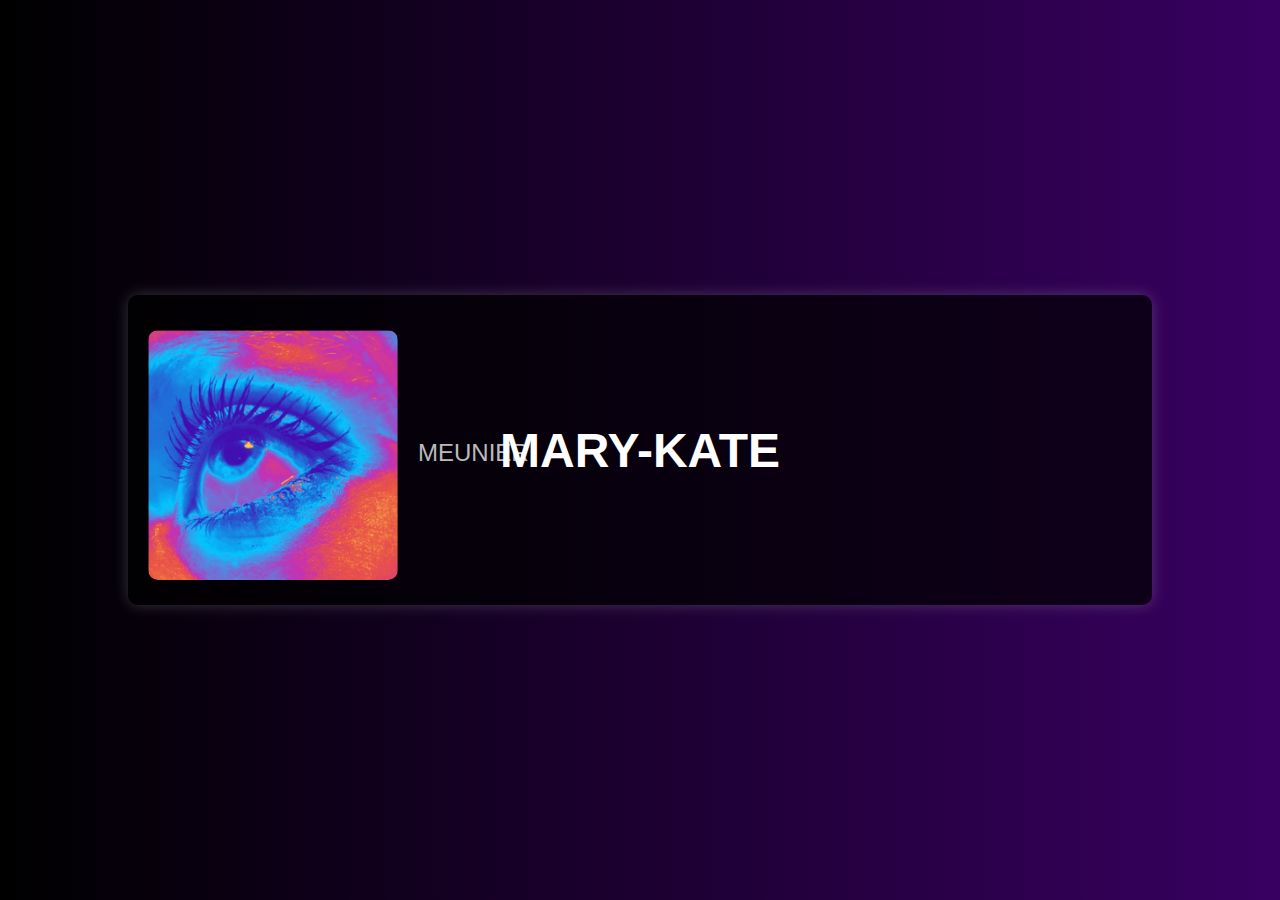
<file: index.html>
<!DOCTYPE html>
<html lang="fr">
<head>
  <meta charset="UTF-8" />
  <meta name="viewport" content="width=device-width, initial-scale=1.0" />
  <title>My Portfolio</title>
  <link rel="stylesheet" href="sass-style/main.css" />
</head>
<body>
    <header class="header">
        <div class="image-block">
          <a href="entree.html">
            <img src="img/profil.jpg" alt="Photo de profil" class="profil-img" />
          </a>
        </div>
        <div class="name-block">
          <h1 class="prenom">MARY-KATE</h1>
          <h2 class="nom">MEUNIER</h2>
        </div>
    </header>
</body>
</html>
</file>
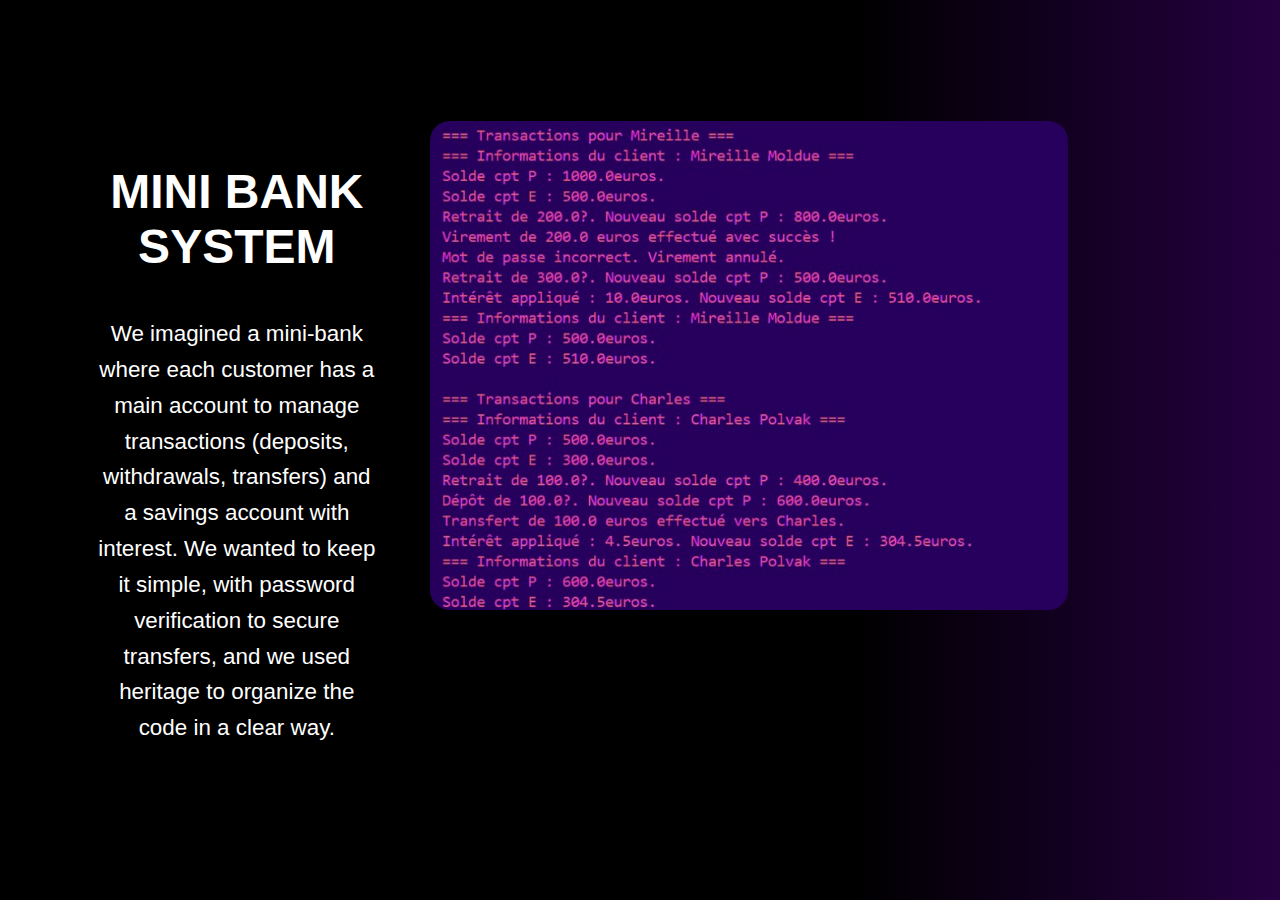
<file: bank.html>
<!DOCTYPE html>
<html lang="fr">
<head>
    <meta charset="UTF-8">
    <meta name="viewport" content="width=device-width, initial-scale=1.0">
    <title>Mini Bank</title>
    <link rel="stylesheet" href="sass-style/bank.css">  
</head>
<body>

    <div class="container">
        <!-- Section gauche -->
        <div class="left">
            <h1>MINI BANK SYSTEM</h1>
            <p>We imagined a mini-bank where each customer has a main account to manage transactions (deposits, withdrawals, transfers) and a savings account with interest. We wanted to keep it simple, with password verification to secure transfers, and we used heritage to organize the code in a clear way.</p>
        </div>

        <!-- Section droite -->
        <div class="right">
            <img src="img/bank.jpg" alt="Description de l'image">
        </div>
    </div>

</body>
</html>
</file>
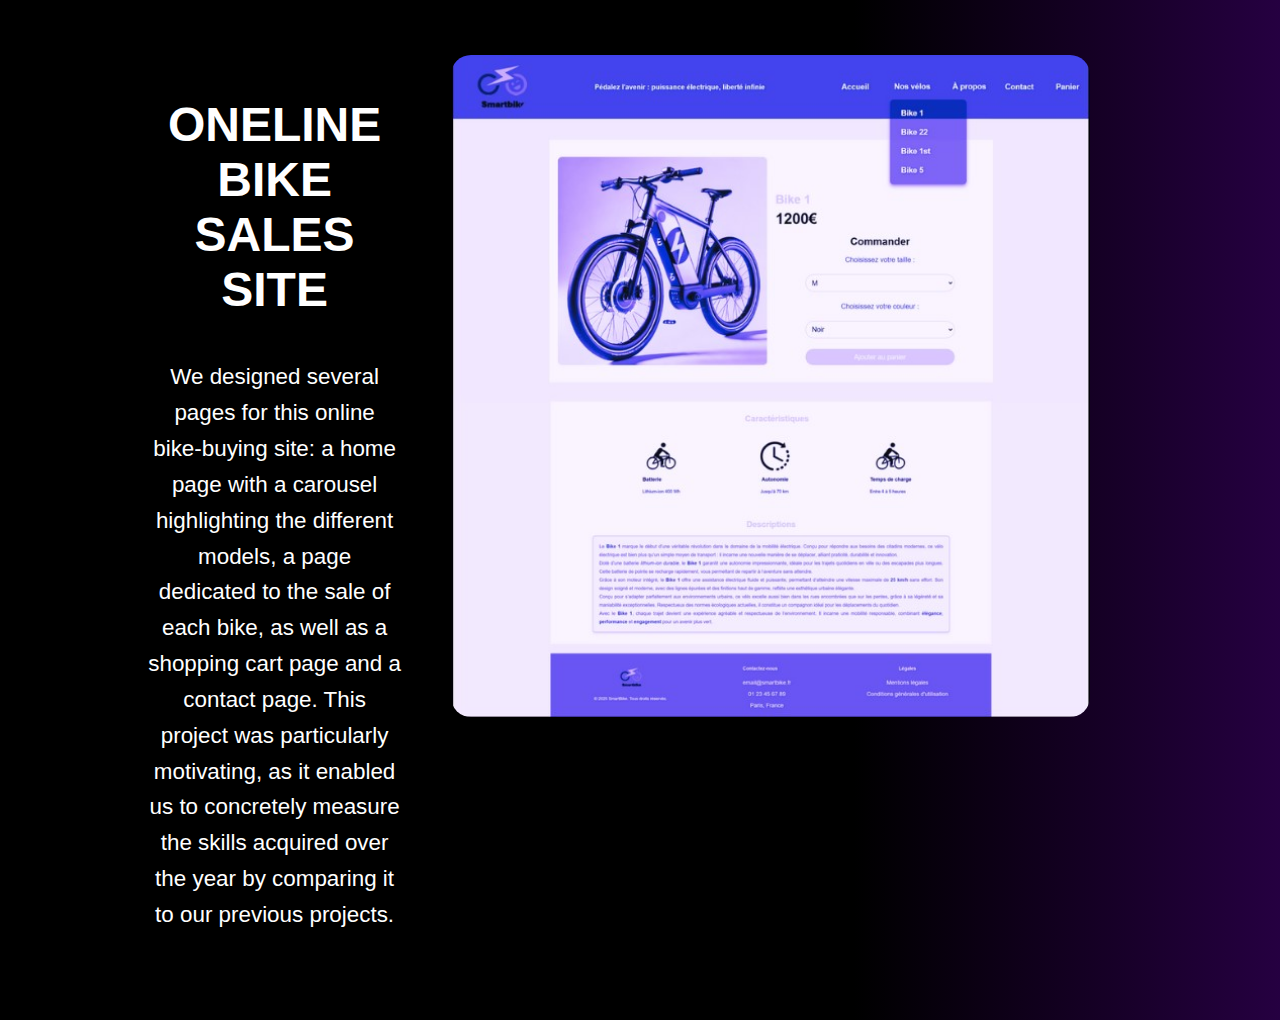
<file: bike.html>
<!DOCTYPE html>
<html lang="fr">
<head>
    <meta charset="UTF-8">
    <meta name="viewport" content="width=device-width, initial-scale=1.0">
    <title>Bike website</title>
    <link rel="stylesheet" href="sass-style/bike.css">
    
</head>
<body>

    <div class="container">
        <!-- Section gauche -->
        <div class="left">
            <h1>ONELINE BIKE SALES SITE</h1>
            <p>We designed several pages for this online bike-buying site: a home page with a carousel highlighting the different models, a page dedicated to the sale of each bike, as well as a shopping cart page and a contact page. This project was particularly motivating, as it enabled us to concretely measure the skills acquired over the year by comparing it to our previous projects.</p>
        </div>

        <!-- Section droite -->
        <div class="right">
            <img src="img/bike.jpg" alt="Description de l'image">
        </div>
    </div>

</body>
</html>
</file>
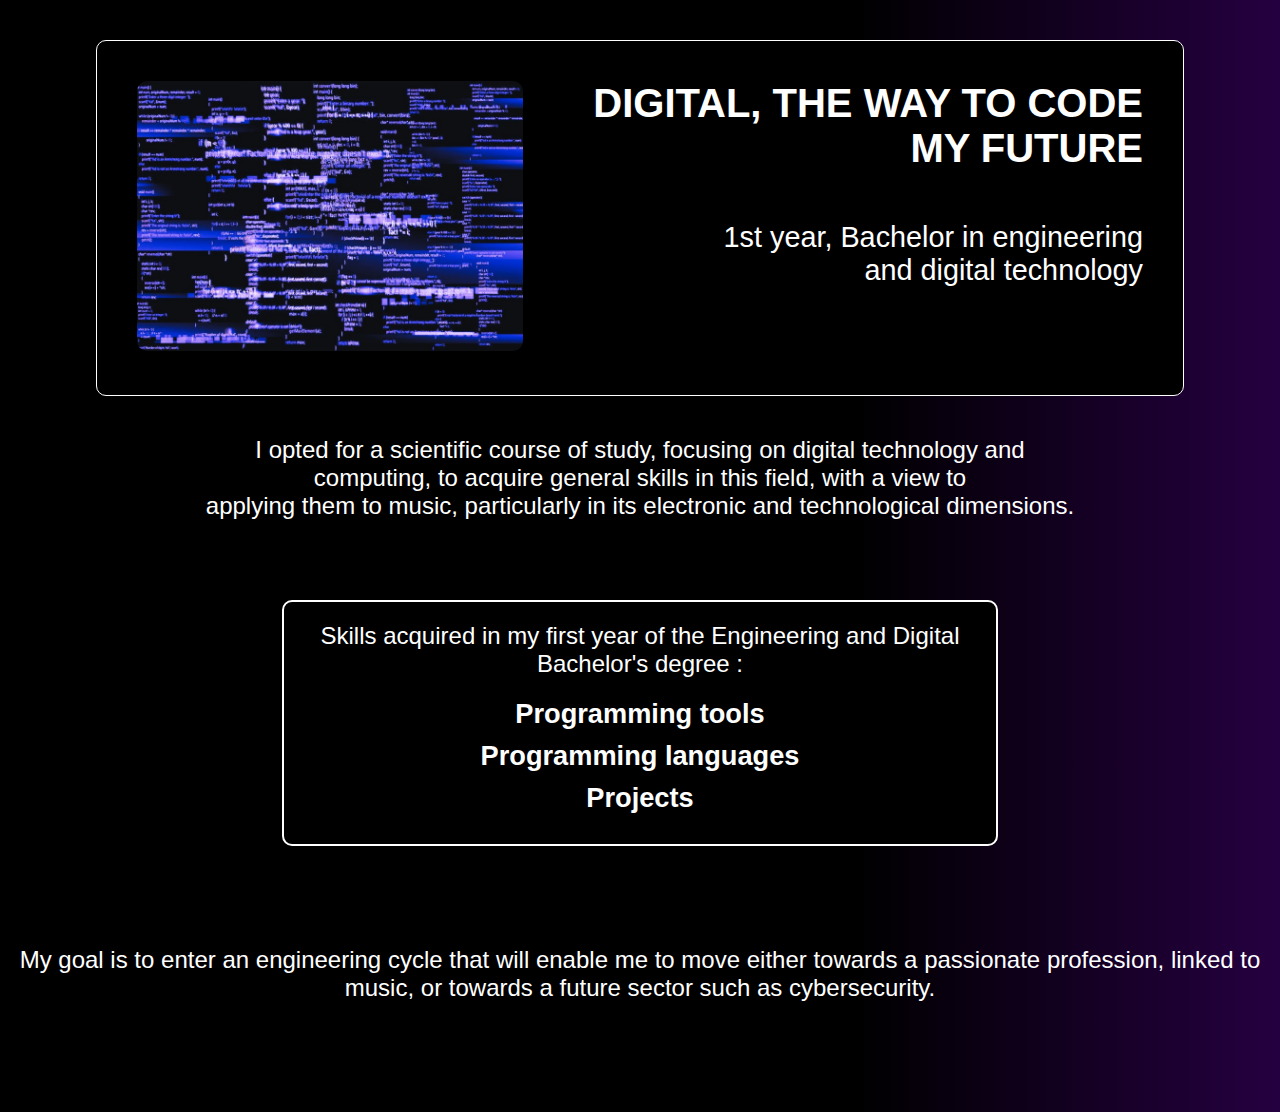
<file: digital.html>
<!DOCTYPE html>
<html lang="fr">
<head>
    <meta charset="UTF-8">
    <meta name="viewport" content="width=device-width, initial-scale=1.0">
    <title>Digital</title>
    <link rel="stylesheet" href="sass-style/digital.css">
</head>
<body>
    <!-- Boîte principale avec image et texte -->
    <div class="container">
        <!-- Espace pour l'image -->
        <div class="left">
            <img src="img/digital.jpg" alt="Image" class="image">
        </div>

        <!-- Contenu texte à droite -->
        <div class="right">
            <h1 class="title">DIGITAL, THE WAY TO CODE MY FUTURE</h1>
            <p class="description">1st year, Bachelor in engineering <br>and digital technology</p>
        </div>
    </div>

    <!-- Espace sous la box -->
    <div class="bottom-space"></div>

    <!-- Texte en blanc en dessous -->
    <div class="text-below">
        <h1>
            I opted for a scientific course of study, focusing on digital technology and <br>
            computing, to acquire general skills in this field, with a view to <br>
            applying them to music, particularly in its electronic and technological dimensions.
        </h1>
    </div>

    <!-- Boîte contenant les liens et la phrase -->
    <div class="text-3words">
        <div class="three-words-box">
            <h1>Skills acquired in my first year of the Engineering and Digital Bachelor's degree :</h1>
            <a href="tools.html">Programming tools</a>
            <a href="languages.html">Programming languages</a>
            <a href="projects.html">Projects</a>
        </div>
    </div> 

    <div class="text-goal">
        <h1>
            My goal is to enter an engineering cycle that will enable me to move either towards a passionate profession, linked to music, or towards a future sector such as cybersecurity.
        </h1>
    </div>     
</body>
</html>
</file>
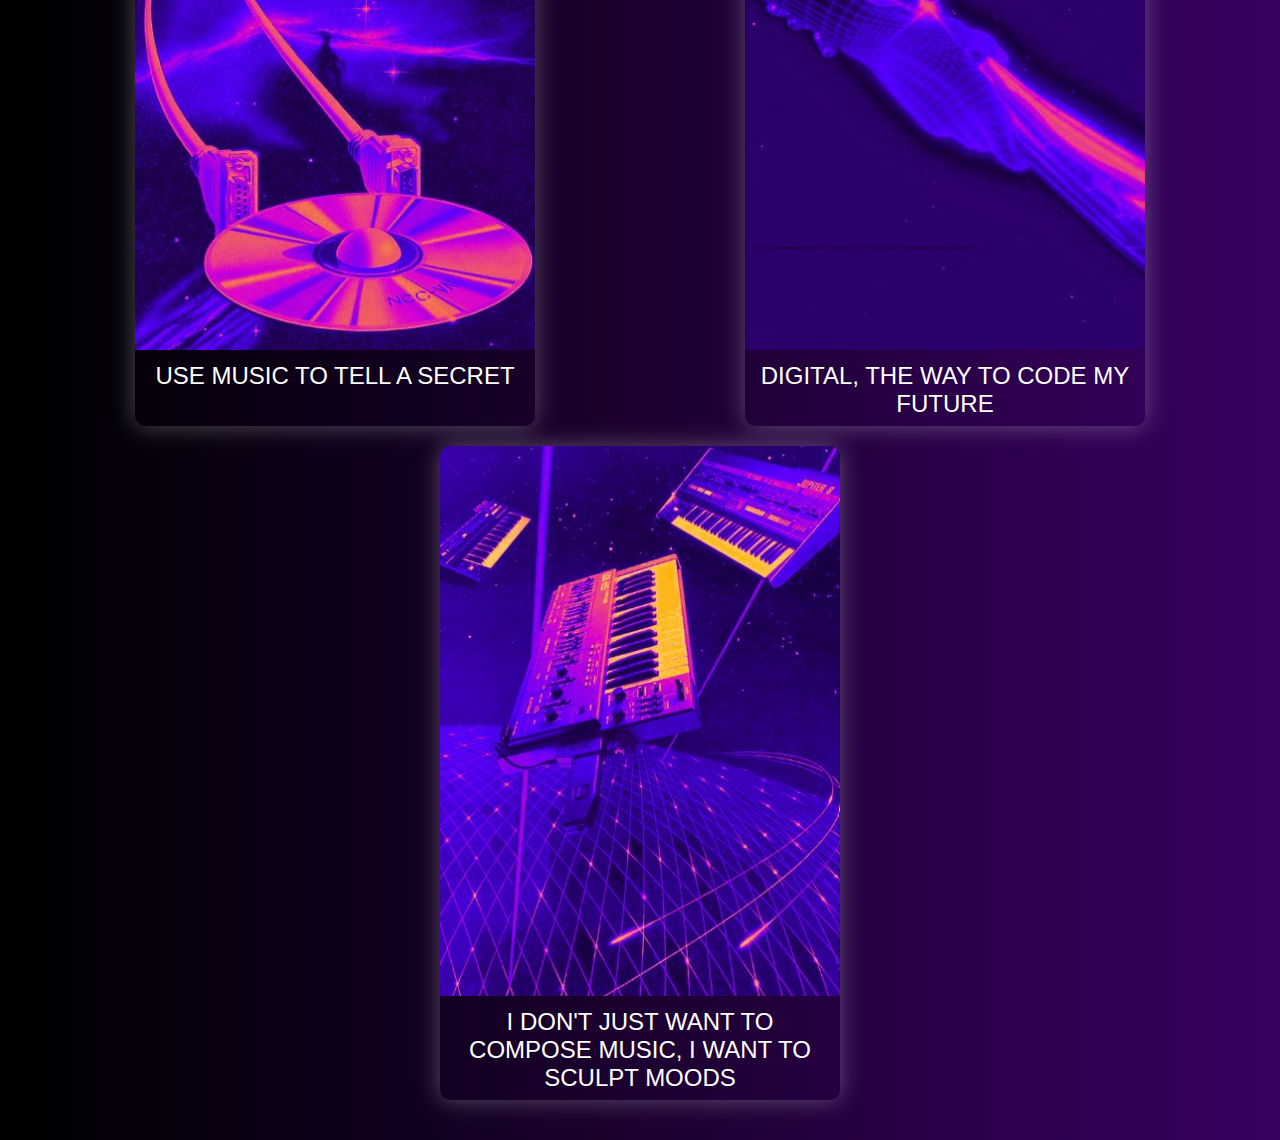
<file: entree.html>
<!DOCTYPE html>
<html lang="fr">
<head>
  <meta charset="UTF-8">
  <meta name="viewport" content="width=device-width, initial-scale=1.0">
  <title>Domains</title>
  <link rel="stylesheet" href="sass-style/entree.css">
</head>
<body>
  <section class="boxes-container">
    <div class="box">
      <a href="musique.html">
        <img src="img/entree1.jpg" alt="Image 1" class="box-image">
      </a>
      <p class="box-description">USE MUSIC TO TELL A SECRET</p>
    </div>
    <div class="box">
      <a href="digital.html">
        <img src="img/entree2.jpg" alt="Image 2" class="box-image">
      </a>
      <p class="box-description">DIGITAL, THE WAY TO CODE MY FUTURE</p>
    </div>
    <div class="box">
      <a href="production.html">
        <img src="img/entree3.jpg" alt="Image 3" class="box-image">
      </a>
      <p class="box-description">I DON'T JUST WANT TO COMPOSE MUSIC, I WANT TO SCULPT MOODS</p>
    </div>
  </section>
</body>
</html>
</file>
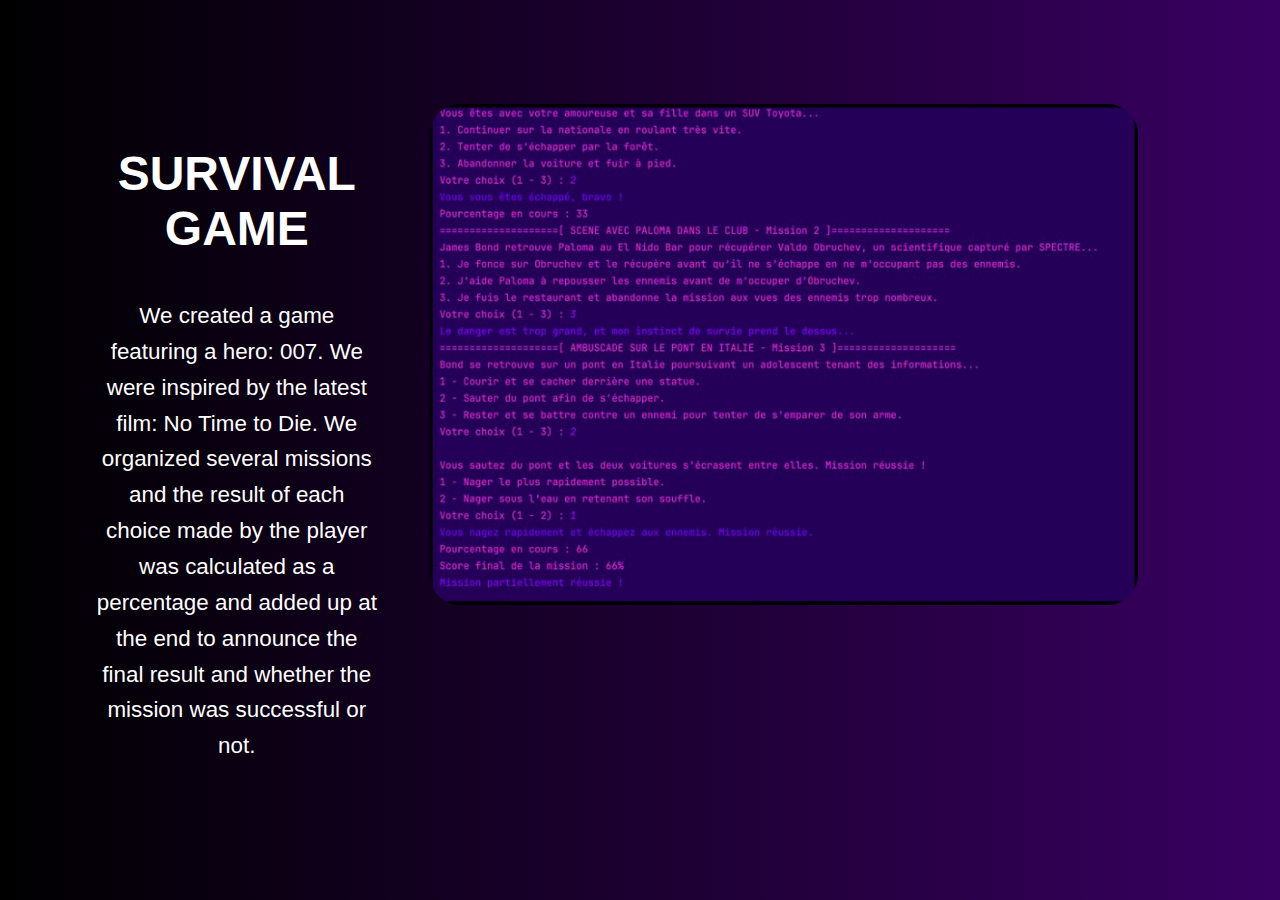
<file: game.html>
<!DOCTYPE html>
<html lang="fr">
<head>
    <meta charset="UTF-8">
    <meta name="viewport" content="width=device-width, initial-scale=1.0">
    <title>Survival game</title>
    <link rel="stylesheet" href="sass-style/game.css">
    
</head>
<body>

    <div class="container">
        <!-- Section gauche -->
        <div class="left">
            <h1>SURVIVAL GAME</h1>
            <p>We created a game featuring a hero: 007. We were inspired by the latest film: No Time to Die. We organized several missions and the result of each choice made by the player was calculated as a percentage and added up at the end to announce the final result and whether the mission was successful or not.</p>
        </div>

        <!-- Section droite -->
        <div class="right">
            <img src="img/game.jpg" alt="Description de l'image">
        </div>
    </div>

</body>
</html>
</file>
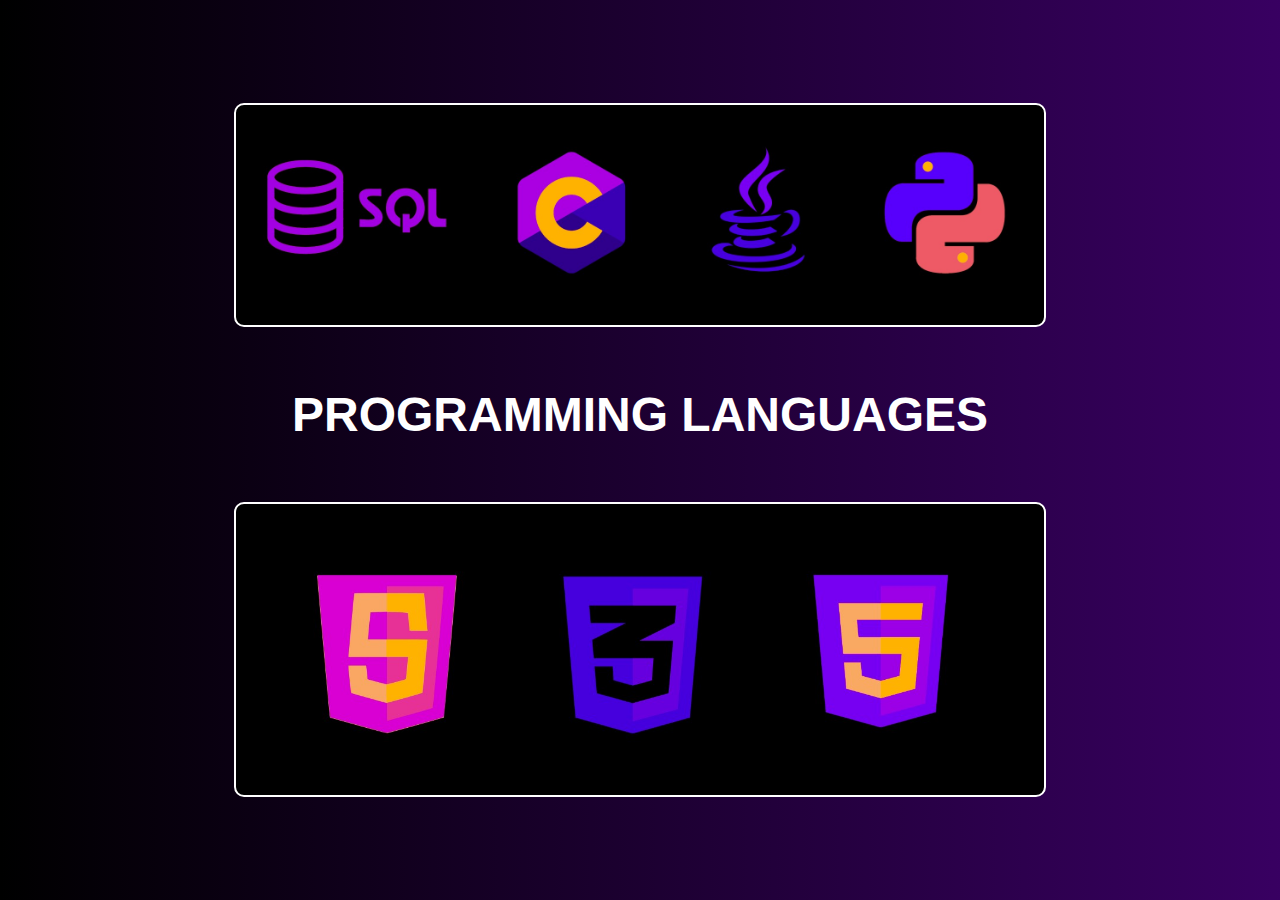
<file: languages.html>
<!DOCTYPE html>
<html lang="en">
<head>
  <meta charset="UTF-8">
  <title>Languages</title>
  <link rel="stylesheet" href="sass-style/languages.css">
</head>
<body>

  <div class="image-box">
    <img src="img/langothers.jpg" alt="Top Image">
  </div>

  <h1>PROGRAMMING LANGUAGES</h1>

  <div class="image-box">
    <img src="img/langweb.jpg" alt="Bottom Image">
  </div>

</body>
</html>
</file>
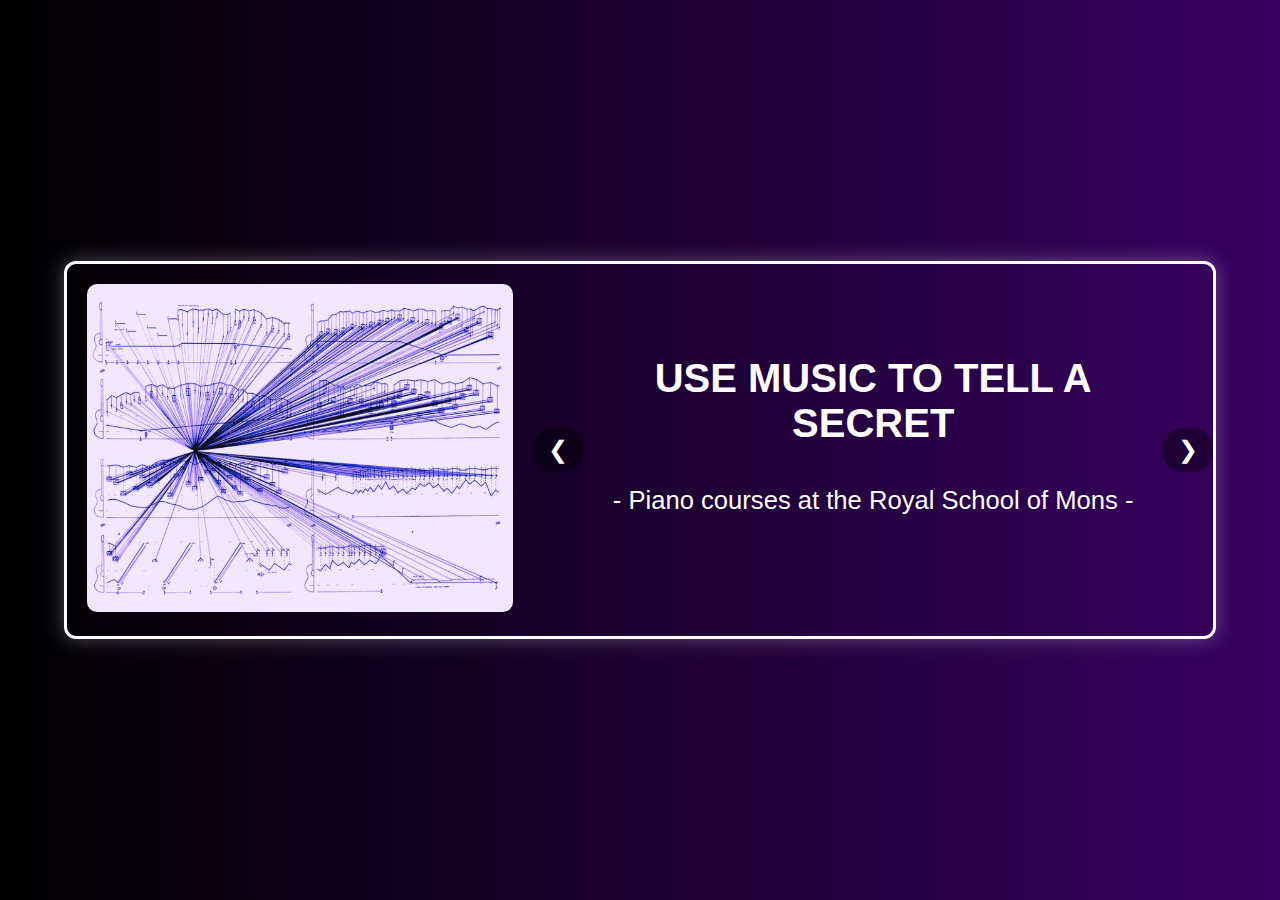
<file: musique.html>
<!DOCTYPE html>
<html lang="fr">
<head>
    <meta charset="UTF-8">
    <meta name="viewport" content="width=device-width, initial-scale=1.0">
    <title>Music</title>
    <link rel="stylesheet" href="sass-style/musique.css">
</head>
<body>
    <section class="musique-carousel">
        <div class="carousel-container">
            <!-- Image fixe à gauche -->
            <div class="image-side">
                <img src="img/musique.jpg" alt="Musique" class="image-fixed">
            </div>

            <!-- Carrousel de descriptions -->
            <div class="carousel">
                <div class="carousel-track">
                    <div class="carousel-item">
                        <h2>USE MUSIC TO TELL A SECRET</h2>
                        <p class="description">- Piano courses at the Royal School of Mons -</p>
                    </div>
                    <div class="carousel-item">
                        <h2>USE MUSIC TO TELL A SECRET</h2>
                        <p class="description">- Self-taught viola, drums and guitar lessons -</p>
                    </div>
                    <div class="carousel-item">
                        <h2>USE MUSIC TO TELL A SECRET</h2>
                        <p class="description">- Concerts and performances at Lycée Hoche in Versailles -</p>
                    </div>
                    <div class="carousel-item">
                        <h2>USE MUSIC TO TELL A SECRET</h2>
                        <p class="description">- General high school music education contest -</p>
                    </div>
                    <div class="carousel-item">
                        <h2>USE MUSIC TO TELL A SECRET</h2>
                        <p class="description">- Piano lessons for pupils and adult beginners- </p>
                    </div>
                </div>

                <!-- Flèches -->
                <div class="carousel-controls">
                    <button class="carousel-button prev">&#10094;</button>
                    <button class="carousel-button next">&#10095;</button>
                </div>
            </div>
        </div>
    </section>

    <script src="jvs/musique.js"></script>
</body>
</html>
</file>
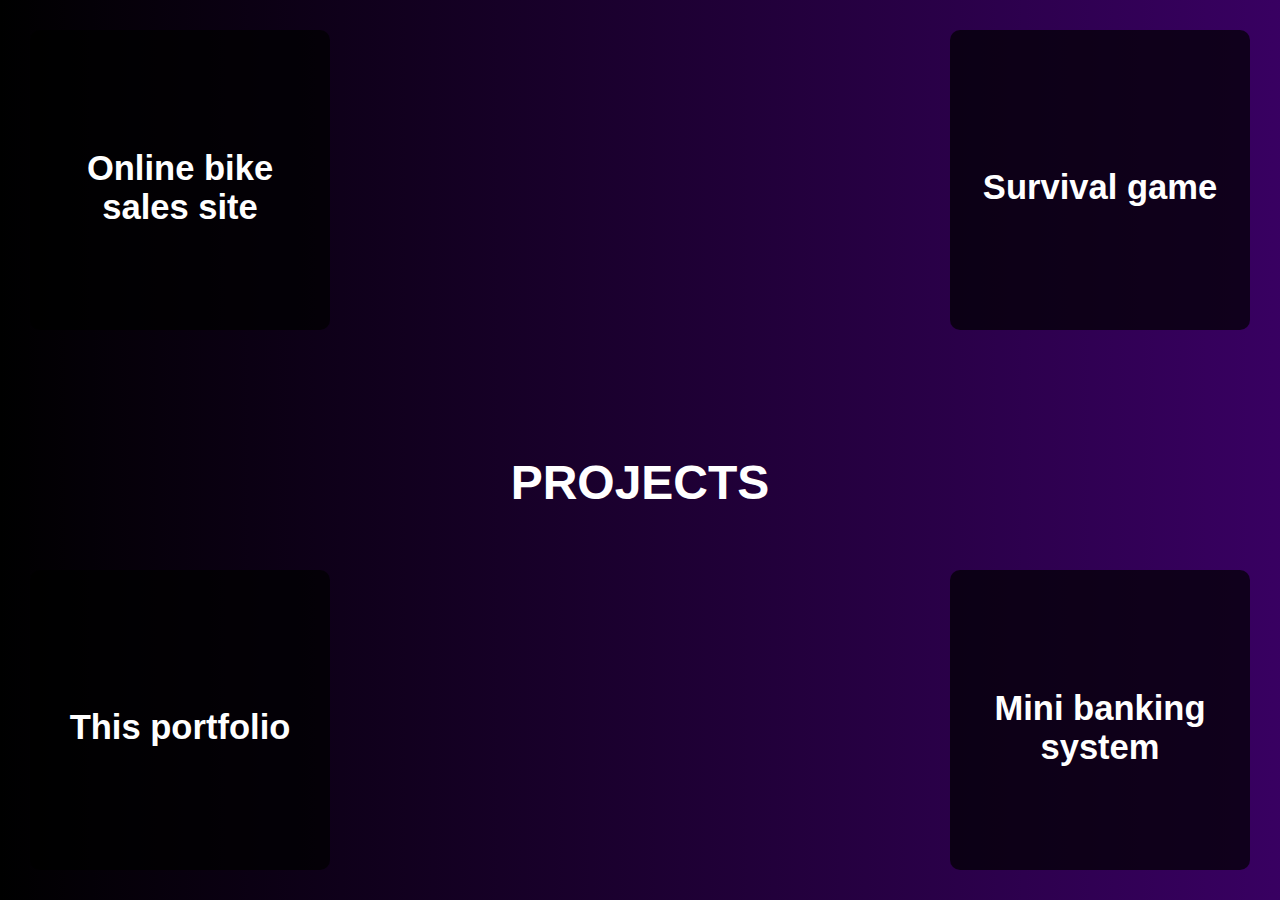
<file: projects.html>
<!DOCTYPE html>
<html lang="en">
<head>
  <meta charset="UTF-8">
  <title>Projects</title>
  <link rel="stylesheet" href="sass-style/projects.css">

</head>
<body>

  <h1>PROJECTS</h1>

  <div class="box top-left">
    <a href="bike.html">Online bike sales site</a>
  </div>
  <div class="box top-right">
    <a href="game.html">Survival game</a>
  </div>
  <div class="box bottom-left">
    <a href="profil.html">This portfolio</a>
  </div>
  <div class="box bottom-right">
    <a href="bank.html">Mini banking system</a>
  </div>

</body>
</html>
</file>
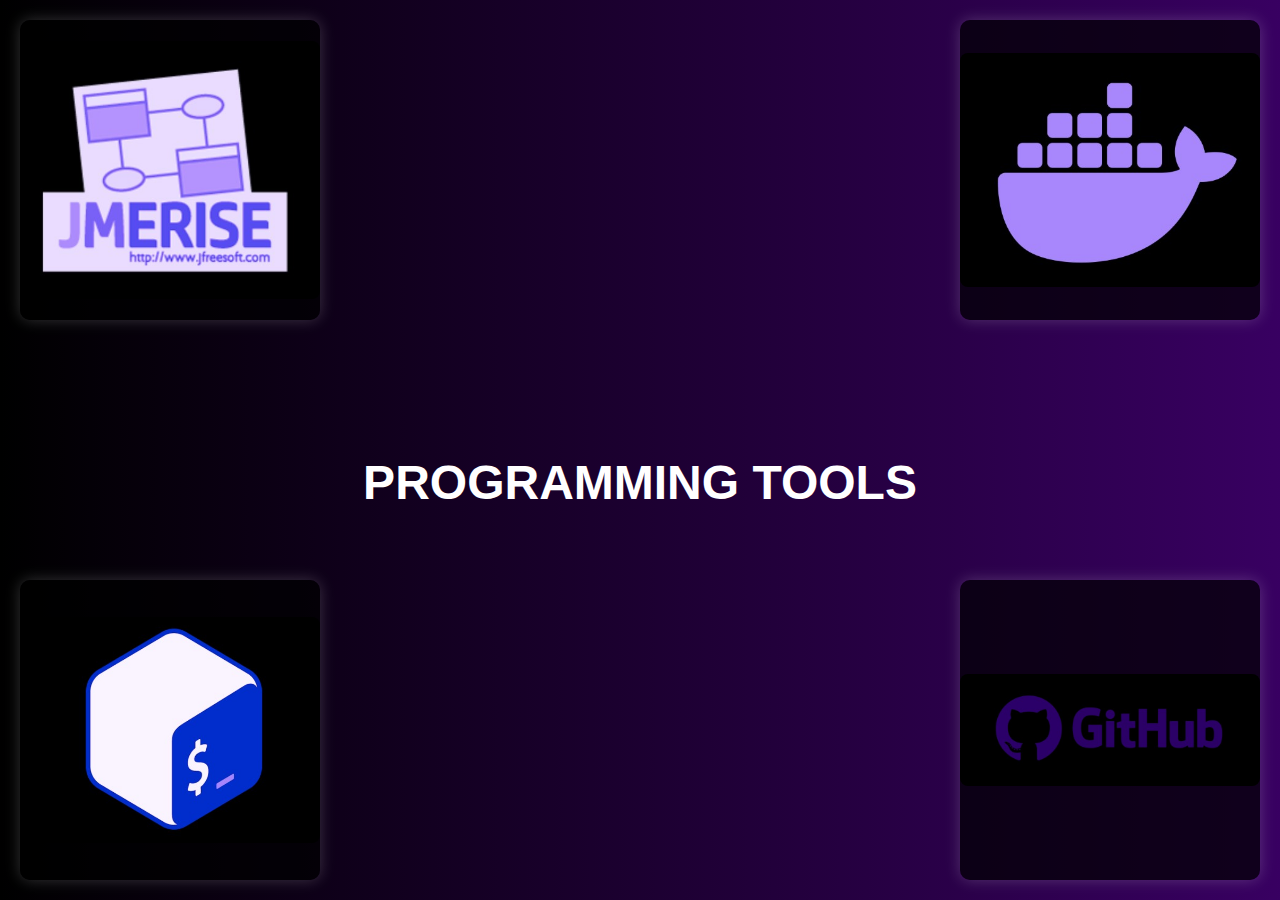
<file: tools.html>
<!DOCTYPE html>
<html lang="en">
<head>
  <meta charset="UTF-8">
  <title>Tools</title>
  <link rel="stylesheet" href="sass-style/tools.css">

</head>
<body>

  <h1>PROGRAMMING TOOLS</h1>

  <div class="box top-left"><img src="img/jmerise.jpg" alt="Tool 1"></div>
  <div class="box top-right"><img src="img/docker.jpg" alt="Tool 2"></div>
  <div class="box bottom-left"><img src="img/bash.jpg" alt="Tool 3"></div>
  <div class="box bottom-right"><img src="img/github.jpg" alt="Tool 4"></div>

</body>
</html>
</file>
<file: sass-style/main.css>
@charset "UTF-8";
* {
  margin: 0;
  padding: 0;
  box-sizing: border-box;
}

body {
  margin: 0;
  font-family: Arial, sans-serif;
  background: linear-gradient(90deg, #000000, #4b0082, #0000ff, #000000);
  background-size: 400% 400%;
  animation: gradientAnimation 10s ease infinite;
  color: white;
  display: flex;
  justify-content: center;
  align-items: center;
  height: 100vh;
  overflow: hidden;
  position: relative;
}

@keyframes gradientAnimation {
  0% {
    background-position: 0% 50%;
  }
  50% {
    background-position: 100% 50%;
  }
  100% {
    background-position: 0% 50%;
  }
}
.header {
  display: flex;
  align-items: center;
  background-color: rgba(0, 0, 0, 0.7);
  color: white;
  padding: 20px;
  border-radius: 10px;
  box-shadow: 0 0 15px rgba(255, 255, 255, 0.2);
  width: 80%;
  max-width: 1200px;
}

.image-block .profil-img {
  width: 250px;
  height: 250px;
  -o-object-fit: cover;
     object-fit: cover;
  margin-right: 20px;
  border-radius: 10px;
  transition: transform 0.3s ease;
}
.image-block .profil-img:hover {
  transform: scale(1.05);
}

.name-block {
  display: flex;
  flex-direction: column;
  text-align: left;
}

.prenom {
  font-size: 3rem;
  margin: 0;
  font-weight: bold;
}

.nom {
  font-size: 1.5rem;
  margin: 5px 0 0;
  font-weight: normal;
  color: #bbb;
}

@media (max-width: 768px) {
  .header {
    flex-direction: column;
    align-items: center;
    text-align: center;
  }
  .image-block .profil-img {
    width: 200px;
    height: 200px;
  }
  .name-block .prenom {
    font-size: 2.5rem;
  }
  .name-block .nom {
    font-size: 1.2rem;
  }
}
body {
  font-family: Arial, sans-serif;
  margin: 0;
  padding: 0;
  display: flex;
  justify-content: center;
  align-items: center;
  height: 100vh;
  background: linear-gradient(90deg, #000000, #000000, #4b0082, #0000ff, #4b0082, #000000, #000000);
  background-size: 400% 100%;
  animation: slideGradient 30s linear infinite;
  color: #fff;
}

@keyframes slideGradient {
  0% {
    background-position: 0% 0%;
  }
  100% {
    background-position: 100% 0%;
  }
}
.container {
  display: flex;
  width: 90%;
  max-width: 1500px;
}

.left {
  width: 30%;
  padding: 30px;
  box-sizing: border-box;
  display: flex;
  flex-direction: column;
  justify-content: center;
  align-items: center;
  text-align: center;
}

.right {
  width: 65%;
  padding: 20px;
  box-sizing: border-box;
}

.left h1 {
  font-size: 3em;
  margin-bottom: 20px;
  color: #fff;
}

.left p {
  font-size: 1.4em;
  color: #fff;
  line-height: 1.6;
}

.right img {
  width: 90%;
  height: auto;
  border-radius: 20px;
}

body {
  font-family: Arial, sans-serif;
  margin: 60px;
  padding: 0;
  display: flex;
  justify-content: center;
  align-items: center;
  height: 100vh;
  background: linear-gradient(90deg, #000000, #000000, #4b0082, #0000ff, #4b0082, #000000, #000000);
  background-size: 400% 100%;
  animation: slideGradient 30s linear infinite;
  color: #fff;
}

@keyframes slideGradient {
  0% {
    background-position: 0% 0%;
  }
  100% {
    background-position: 100% 0%;
  }
}
.container {
  display: flex;
  width: 90%;
  max-width: 1500px;
}

.left {
  width: 30%;
  padding: 30px;
  box-sizing: border-box;
  display: flex;
  flex-direction: column;
  justify-content: center;
  align-items: center;
  text-align: center;
}

.right {
  width: 65%;
  padding: 20px;
  box-sizing: border-box;
}

.left h1 {
  font-size: 3em;
  margin-bottom: 20px;
  color: #fff;
}

.left p {
  font-size: 1.4em;
  color: #fff;
  line-height: 1.6;
}

.right img {
  width: 100%;
  height: auto;
  border-radius: 20px;
}

* {
  margin: 0;
  padding: 0;
  box-sizing: border-box;
}

body {
  font-family: Arial, sans-serif;
  background: linear-gradient(90deg, #000000, #000000, #4b0082, #0000ff, #4b0082, #000000, #000000);
  background-size: 400% 100%;
  animation: slideGradient 30s linear infinite;
  display: flex;
  flex-direction: column;
  align-items: center;
  padding: 40px 0;
}

.container {
  display: flex;
  width: 85%;
  background-color: black;
  border-radius: 10px;
  padding: 20px;
  border: 1px solid white;
}

.left {
  flex: 1;
  padding: 20px;
}

.left .image {
  width: 100%;
  height: auto;
  border-radius: 10px;
}

.right {
  flex: 1.5;
  padding: 20px;
  display: flex;
  flex-direction: column;
  justify-content: flex-start;
  text-align: right;
}

.title {
  font-size: 2.5rem;
  font-weight: bold;
  color: white;
}

.description {
  font-size: 1.8rem;
  color: white;
  margin-top: 50px;
}

.bottom-space {
  height: 40px;
}

.text-below h1 {
  color: white;
  font-size: 1.5rem;
  text-align: center;
  font-weight: normal;
  margin-bottom: 80px;
}

.text-3words h1 {
  color: white;
  text-align: center;
  font-size: 1.5rem;
  padding: 0;
  font-weight: normal;
  margin-bottom: 50px;
  text-decoration: underline;
}

.three-words-box {
  background-color: black;
  border: 2px solid white;
  padding: 20px;
  border-radius: 10px;
  display: block;
  width: 80%;
  margin: 0 auto;
  text-align: center;
  color: white;
  transition: transform 0.3s ease, background-color 0.3s ease;
}

.three-words-box h1 {
  font-size: 1.5rem;
  font-weight: normal;
  text-decoration: none;
  margin-bottom: 20px;
}

.three-words-box a {
  color: white;
  text-decoration: none;
  font-size: 1.7rem;
  font-weight: bold;
  display: block;
  margin: 10px 0;
}

.three-words-box a:hover {
  color: #6b29bc;
  transform: scale(1.2);
}

.text-3words {
  margin-bottom: 100px;
}

.text-goal h1 {
  color: white;
  font-size: 1.5rem;
  text-align: center;
  font-weight: normal;
  margin-bottom: 70px;
}

@keyframes slideGradient {
  0% {
    background-position: 0% 0%;
  }
  100% {
    background-position: 100% 0%;
  }
}
* {
  margin: 0;
  padding: 0;
  box-sizing: border-box;
}

body {
  margin: 0;
  font-family: Arial, sans-serif;
  color: white;
  background: linear-gradient(90deg, #000000, #4b0082, #0000ff, #000000);
  background-size: 400% 400%;
  animation: slideGradient 30s ease infinite;
  height: 100vh;
  display: flex;
  justify-content: center;
  align-items: center;
  overflow: hidden;
}

@keyframes slideGradient {
  0% {
    background-position: 0% 50%;
  }
  50% {
    background-position: 100% 50%;
  }
  100% {
    background-position: 0% 50%;
  }
}
.boxes-container {
  display: flex;
  justify-content: space-around;
  padding: 40px;
  flex-wrap: wrap;
  width: 100%;
  gap: 20px;
}

.box {
  width: 400px;
  height: auto;
  border-radius: 10px;
  overflow: hidden;
  box-shadow: 0 0 25px rgba(255, 255, 255, 0.3);
  transition: box-shadow 0.3s ease;
}

.box:hover {
  box-shadow: 0 0 35px rgba(255, 255, 255, 0.5);
}

.box-image {
  width: 100%;
  height: 550px;
  -o-object-fit: cover;
     object-fit: cover;
}

.box-description {
  padding: 8px;
  text-align: center;
  font-size: 1.5rem;
  color: white;
  background-color: transparent;
}

@keyframes slideGradient {
  0% {
    background-position: 0% 0%;
  }
  100% {
    background-position: 100% 0%;
  }
}
body {
  font-family: Arial, sans-serif;
  margin: 0;
  padding: 0;
  display: flex;
  justify-content: center;
  align-items: center;
  height: 100vh;
  background: linear-gradient(90deg, #000000, #4b0082, #0000ff, #000000);
  background-size: 400% 100%;
  animation: slideGradient 30s linear infinite;
  color: #fff;
}

.container {
  display: flex;
  width: 90%;
  max-width: 1500px;
}

.left {
  width: 30%;
  padding: 30px;
  box-sizing: border-box;
  display: flex;
  flex-direction: column;
  justify-content: center;
  align-items: center;
  text-align: center;
}

.right {
  width: 65%;
  padding: 20px;
  box-sizing: border-box;
}

.left h1 {
  font-size: 3em;
  margin-bottom: 20px;
  color: #fff;
}

.left p {
  font-size: 1.4em;
  color: #fff;
  line-height: 1.6;
}

.right img {
  width: 100%;
  height: auto;
  border-radius: 30px;
}

/* Animation du fond */
@keyframes slideGradient {
  0% {
    background-position: 0% 0%;
  }
  100% {
    background-position: 100% 0%;
  }
}
body {
  margin: 0;
  padding: 0;
  color: white;
  font-family: Arial, sans-serif;
  display: flex;
  flex-direction: column;
  align-items: center;
  justify-content: center;
  min-height: 100vh;
  /* Dégradé animé horizontal */
  background: linear-gradient(90deg, #000000, #4b0082, #0000ff, #000000);
  background-size: 400% 100%;
  animation: slideGradient 30s linear infinite;
}

.image-box {
  border: 2px solid white;
  border-radius: 10px;
  padding: 20px;
  margin: 30px 0;
  background-color: black;
  width: 60%;
  text-align: center;
}
.image-box img {
  width: 100%;
  height: auto;
  display: inline-block;
  -o-object-fit: contain;
     object-fit: contain;
  border-radius: 5px;
}

h1 {
  margin: 30px 0;
  font-size: 3em;
  text-align: center;
}

* {
  margin: 0;
  padding: 0;
  box-sizing: border-box;
}

@keyframes slideGradient {
  0% {
    background-position: 0% 0%;
  }
  100% {
    background-position: 100% 0%;
  }
}
body {
  background: linear-gradient(90deg, #000000, #4b0082, #0000ff, #000000);
  background-size: 400% 100%;
  animation: slideGradient 30s linear infinite;
  display: flex;
  justify-content: center;
  align-items: center;
  height: 100vh;
  font-family: Arial, sans-serif;
  overflow: hidden;
}

.musique-carousel {
  width: 90%;
  max-width: 1400px;
  border-radius: 12px;
  border: 3px solid white;
  overflow: hidden;
  display: flex;
  justify-content: center;
  align-items: center;
  box-shadow: 0 0 20px rgba(255, 255, 255, 0.3);
}

.carousel-container {
  display: flex;
  width: 100%;
  position: relative;
}

.image-side {
  flex: 1;
  padding: 20px;
}

.image-fixed {
  width: 100%;
  height: auto;
  border-radius: 10px;
}

.carousel {
  flex: 1.5;
  position: relative;
  overflow: hidden;
  display: flex;
  align-items: center;
  padding: 20px;
}

.carousel-track {
  display: flex;
  transition: transform 0.5s ease-in-out;
  width: 100%;
}

.carousel-item {
  min-width: 100%;
  color: white;
  text-align: center;
  padding: 20px;
  display: flex;
  flex-direction: column;
  justify-content: flex-start;
  align-items: center;
}

.carousel-item h2 {
  font-size: 2.5rem;
  font-weight: bold;
}

.carousel-item .description {
  font-size: 1.6rem;
  margin-top: 40px;
}

.carousel-controls {
  position: absolute;
  top: 50%;
  left: 0;
  right: 0;
  display: flex;
  justify-content: space-between;
  transform: translateY(-50%);
  pointer-events: none;
}

.carousel-button {
  background-color: rgba(0, 0, 0, 0.4);
  color: white;
  border: none;
  font-size: 1.5rem;
  padding: 8px 15px;
  cursor: pointer;
  z-index: 10;
  pointer-events: all;
  border-radius: 20px;
}

* {
  margin: 0;
  padding: 0;
  box-sizing: border-box;
}

@keyframes slideGradient {
  0% {
    background-position: 0% 0%;
  }
  100% {
    background-position: 100% 0%;
  }
}
body, html {
  font-family: Arial, sans-serif;
  background: linear-gradient(90deg, #000000, #4b0082, #0000ff, #000000);
  background-size: 400% 100%;
  animation: slideGradient 30s linear infinite;
  margin: 0;
  padding: 0;
  height: 100vh;
  width: 100vw;
  scroll-behavior: smooth;
}

.container {
  display: flex;
  height: 90vh;
  width: 100%;
  background-color: #111;
  margin: 10px auto;
  border-radius: 10px;
  overflow: hidden;
  box-shadow: 0 0 20px rgba(255, 255, 255, 0.1);
  border: 3px solid #fff;
  max-width: 1200px;
}
.container .left {
  width: 50%;
  background-color: #222;
}
.container .left img {
  width: 100%;
  height: 100%;
  -o-object-fit: cover;
     object-fit: cover;
}
.container .right {
  width: 50%;
  display: flex;
  flex-direction: column;
  justify-content: flex-end;
  align-items: flex-end;
  padding: 20px;
}
.container .right .bottom-content {
  width: 80%;
  color: white;
  font-size: 2rem;
  font-weight: bold;
  text-align: right;
  line-height: 1.4;
  padding-bottom: 20px;
  padding-right: 15px;
}

.second-container {
  display: flex;
  flex-direction: row;
  justify-content: space-between;
  align-items: center;
  background-color: #111;
  margin: 50px auto;
  padding: 30px;
  border-radius: 10px;
  box-shadow: 0 0 20px rgba(255, 255, 255, 0.1);
  border: 3px solid #fff;
  width: 100%;
  max-width: 1200px;
}
.second-container .text-side {
  flex: 1;
  color: white;
  padding-right: 30px;
  display: flex;
  flex-direction: column;
  justify-content: center;
  align-items: center;
  text-align: center;
}
.second-container .text-side h2 {
  font-size: 2.25rem;
  margin-bottom: 20px;
  text-align: center;
}
.second-container .text-side p {
  font-size: 1.125rem;
  line-height: 1.6;
  text-align: center;
  margin-bottom: 30px;
  font-weight: normal;
}
.second-container .video-side {
  flex: 1;
  display: flex;
  justify-content: center;
}
.second-container .video-side video {
  width: 100%;
  max-width: 500px;
  border-radius: 10px;
  border: 2px solid #fff;
}

.text-section {
  width: 100%;
  max-width: 1200px;
  margin: 50px auto;
  padding: 30px;
  background-color: #111;
  color: white;
  border-radius: 10px;
  border: 3px solid #fff;
  box-shadow: 0 0 20px rgba(255, 255, 255, 0.1);
  text-align: center;
}
.text-section h2 {
  font-size: 2.25rem;
  margin-bottom: 50px;
}
.text-section .subsection {
  margin-bottom: 50px;
}
.text-section .subsection h3 {
  font-size: 1.5rem;
  margin-bottom: 30px;
  font-weight: bold;
}
.text-section .subsection p {
  font-size: 1.125rem;
  line-height: 1.6;
}
.text-section .subsection a {
  color: #6b29bc;
  text-decoration: none;
  font-weight: bold;
}
.text-section .subsection a:hover {
  text-decoration: underline;
}

.new-container {
  width: 100%;
  max-width: 1200px;
  margin: 50px auto;
  padding: 30px;
  background-color: #111;
  color: white;
  border-radius: 10px;
  border: 3px solid #fff;
  box-shadow: 0 0 20px rgba(255, 255, 255, 0.1);
  text-align: center;
}
.new-container .new-title {
  font-size: 2.25rem;
  margin-bottom: 30px;
}
.new-container .image-grid {
  display: flex;
  justify-content: space-around;
  flex-wrap: wrap;
}
.new-container .image-grid .image-item {
  margin: 15px;
  text-align: center;
}
.new-container .image-grid .image-item img {
  width: 100%;
  max-width: 200px;
  border-radius: 10px;
  border: 2px solid #fff;
}
.new-container .image-grid .image-item .image-description {
  font-size: 1.125rem;
  color: white;
  margin-top: 10px;
  margin-bottom: 30px;
}

.third-container {
  display: flex;
  margin: 50px auto;
  padding: 30px;
  background-color: #111;
  color: white;
  border-radius: 10px;
  box-shadow: 0 0 20px rgba(255, 255, 255, 0.1);
  border: 3px solid #fff;
  max-width: 1200px;
  justify-content: space-between;
  align-items: center;
}
.third-container .image-side {
  width: 50%;
}
.third-container .image-side img {
  width: 80%;
  height: auto;
  border-radius: 10px;
}
.third-container .text-side {
  flex: 1;
}
.third-container .text-side * {
  margin: 0;
  padding: 0;
  box-sizing: border-box;
}
@keyframes slideGradient {
  0% {
    background-position: 0% 0%;
  }
  100% {
    background-position: 100% 0%;
  }
}
.third-container .text-side body, .third-container .text-side html {
  font-family: Arial, sans-serif;
  background: linear-gradient(90deg, #000000, #4b0082, #0000ff, #000000);
  background-size: 400% 100%;
  animation: slideGradient 30s linear infinite;
  margin: 0;
  padding: 0;
  height: 100vh;
  width: 100vw;
  scroll-behavior: smooth;
}
.third-container .text-side .container {
  display: flex;
  height: 90vh;
  width: 100%;
  background-color: #111;
  margin: 10px auto;
  border-radius: 10px;
  overflow: hidden;
  box-shadow: 0 0 20px rgba(255, 255, 255, 0.1);
  border: 3px solid #fff;
  max-width: 1200px;
}
.third-container .text-side .container .left {
  width: 50%;
  background-color: #222;
}
.third-container .text-side .container .left img {
  width: 100%;
  height: 100%;
  -o-object-fit: cover;
     object-fit: cover;
}
.third-container .text-side .container .right {
  width: 50%;
  display: flex;
  flex-direction: column;
  justify-content: flex-end;
  align-items: flex-end;
  padding: 20px;
}
.third-container .text-side .container .right .bottom-content {
  width: 80%;
  color: white;
  font-size: 2rem;
  font-weight: bold;
  text-align: right;
  line-height: 1.4;
  padding-bottom: 20px;
  padding-right: 15px;
}
.third-container .text-side .second-container {
  display: flex;
  flex-direction: row;
  justify-content: space-between;
  align-items: center;
  background-color: #111;
  margin: 50px auto;
  padding: 30px;
  border-radius: 10px;
  box-shadow: 0 0 20px rgba(255, 255, 255, 0.1);
  border: 3px solid #fff;
  width: 100%;
  max-width: 1200px;
}
.third-container .text-side .second-container .text-side {
  flex: 1;
  color: white;
  padding-right: 30px;
  display: flex;
  flex-direction: column;
  justify-content: center;
  align-items: center;
  text-align: center;
}
.third-container .text-side .second-container .text-side h2 {
  font-size: 2.25rem;
  margin-bottom: 20px;
  text-align: center;
}
.third-container .text-side .second-container .text-side p {
  font-size: 1.125rem;
  line-height: 1.6;
  text-align: center;
  margin-bottom: 30px;
  font-weight: normal;
}
.third-container .text-side .second-container .video-side {
  flex: 1;
  display: flex;
  justify-content: center;
}
.third-container .text-side .second-container .video-side video {
  width: 100%;
  max-width: 500px;
  border-radius: 10px;
  border: 2px solid #fff;
}
.third-container .text-side .text-section {
  width: 100%;
  max-width: 1200px;
  margin: 50px auto;
  padding: 30px;
  background-color: #111;
  color: white;
  border-radius: 10px;
  border: 3px solid #fff;
  box-shadow: 0 0 20px rgba(255, 255, 255, 0.1);
  text-align: center;
}
.third-container .text-side .text-section h2 {
  font-size: 2.25rem;
  margin-bottom: 50px;
}
.third-container .text-side .text-section .subsection {
  margin-bottom: 50px;
}
.third-container .text-side .text-section .subsection h3 {
  font-size: 1.5rem;
  margin-bottom: 30px;
  font-weight: bold;
}
.third-container .text-side .text-section .subsection p {
  font-size: 1.125rem;
  line-height: 1.6;
}
.third-container .text-side .text-section .subsection a {
  color: #6b29bc;
  text-decoration: none;
  font-weight: bold;
}
.third-container .text-side .text-section .subsection a:hover {
  text-decoration: underline;
}
.third-container .text-side .new-container {
  width: 100%;
  max-width: 1200px;
  margin: 50px auto;
  padding: 30px;
  background-color: #111;
  color: white;
  border-radius: 10px;
  border: 3px solid #fff;
  box-shadow: 0 0 20px rgba(255, 255, 255, 0.1);
  text-align: center;
}
.third-container .text-side .new-container .new-title {
  font-size: 2.25rem;
  margin-bottom: 30px;
}
.third-container .text-side .new-container .image-grid {
  display: flex;
  justify-content: space-around;
  flex-wrap: wrap;
}
.third-container .text-side .new-container .image-grid .image-item {
  margin: 15px;
  text-align: center;
}
.third-container .text-side .new-container .image-grid .image-item img {
  width: 100%;
  max-width: 200px;
  border-radius: 10px;
  border: 2px solid #fff;
}
.third-container .text-side .new-container .image-grid .image-item .image-description {
  font-size: 1.125rem;
  color: white;
  margin-top: 10px;
  margin-bottom: 30px;
}
.third-container .text-side .third-container {
  display: flex;
  margin: 50px auto;
  padding: 30px;
  background-color: #111;
  color: white;
  border-radius: 10px;
  box-shadow: 0 0 20px rgba(255, 255, 255, 0.1);
  border: 3px solid #fff;
  max-width: 1200px;
  justify-content: space-between;
  align-items: center;
}
.third-container .text-side .third-container .image-side {
  width: 50%;
}
.third-container .text-side .third-container .image-side img {
  width: 80%;
  height: auto;
  border-radius: 10px;
}
.third-container .text-side .third-container .text-side {
  flex: 1;
  padding-left: 30px;
}
.third-container .text-side .third-container .text-side .section-text {
  font-size: 1.125rem;
  line-height: 1.6;
  font-family: Arial, sans-serif;
  text-align: center;
}
.third-container .text-side .section-text {
  font-size: 1.125rem;
  line-height: 1.6;
  font-family: Arial, sans-serif;
  text-align: center;
}

* {
  margin: 0;
  padding: 0;
  box-sizing: border-box;
}

body {
  margin: 0;
  font-family: Arial, sans-serif;
  background: linear-gradient(90deg, #000000, #4b0082, #0000ff, #000000);
  background-size: 400% 400%;
  animation: gradientAnimation 10s ease infinite;
  color: white;
  display: flex;
  justify-content: center;
  align-items: center;
  height: 100vh;
  overflow: hidden;
  position: relative;
}

@keyframes gradientAnimation {
  0% {
    background-position: 0% 50%;
  }
  50% {
    background-position: 100% 50%;
  }
  100% {
    background-position: 0% 50%;
  }
}
.header {
  display: flex;
  align-items: center;
  background-color: rgba(0, 0, 0, 0.7);
  color: white;
  padding: 20px;
  border-radius: 10px;
  box-shadow: 0 0 15px rgba(255, 255, 255, 0.2);
  width: 80%;
  max-width: 1200px;
}

.image-block .profil-img {
  width: 250px;
  height: 250px;
  -o-object-fit: cover;
     object-fit: cover;
  margin-right: 20px;
  border-radius: 10px;
  transition: transform 0.3s ease;
}
.image-block .profil-img:hover {
  transform: scale(1.05);
}

.name-block {
  display: flex;
  flex-direction: column;
  text-align: left;
}

.prenom {
  font-size: 3rem;
  margin: 0;
  font-weight: bold;
}

.nom {
  font-size: 1.5rem;
  margin: 5px 0 0;
  font-weight: normal;
  color: #bbb;
}

@media (max-width: 768px) {
  .header {
    flex-direction: column;
    align-items: center;
    text-align: center;
  }
  .image-block .profil-img {
    width: 200px;
    height: 200px;
  }
  .name-block .prenom {
    font-size: 2.5rem;
  }
  .name-block .nom {
    font-size: 1.2rem;
  }
}
/* Animation du fond dégradé */
@keyframes slideGradient {
  0% {
    background-position: 0% 0%;
  }
  100% {
    background-position: 100% 0%;
  }
}
body {
  margin: 0;
  padding: 0;
  background: linear-gradient(90deg, #000000, #4b0082, #0000ff, #000000);
  background-size: 400% 100%;
  animation: slideGradient 30s linear infinite; /* Animation de fond dégradé */
  height: 100vh;
  width: 100vw;
  overflow: hidden;
  position: relative;
  font-family: Arial, sans-serif;
}

h1 {
  position: absolute;
  top: 50%;
  left: 50%;
  transform: translate(-50%, -50%);
  color: white;
  font-size: 3em;
  text-align: center;
  z-index: 1;
}

.box {
  position: absolute;
  width: 300px;
  height: 300px;
  background-color: rgba(0, 0, 0, 0.7); /* Légère transparence pour faire ressortir les boîtes */
  display: flex;
  align-items: center;
  justify-content: center;
  color: white;
  font-size: 1.8em;
  text-align: center;
  padding: 30px;
  box-sizing: border-box;
  border-radius: 10px; /* Ajout de bords arrondis */
  transition: transform 0.3s ease, box-shadow 0.3s ease; /* Animation au survol */
}

/* Positionnement des boîtes */
.top-left {
  top: 30px;
  left: 30px;
}

.top-right {
  top: 30px;
  right: 30px;
}

.bottom-left {
  bottom: 30px;
  left: 30px;
}

.bottom-right {
  bottom: 30px;
  right: 30px;
}

/* Effet au survol des boîtes */
.box:hover {
  transform: scale(1.05); /* Légère augmentation de la taille */
  box-shadow: 0 0 15px rgba(255, 255, 255, 0.3); /* Ombre autour de la boîte */
}

/* Liens à l'intérieur des boîtes */
a {
  color: white;
  text-decoration: none;
  font-weight: bold;
  display: block;
  margin-top: 15px;
  font-size: 1.2em;
}

/* Ajout d'un effet au survol sur les liens */
a:hover {
  text-decoration: underline;
}

/* Animation du fond dégradé */
@keyframes slideGradient {
  0% {
    background-position: 0% 0%;
  }
  100% {
    background-position: 100% 0%;
  }
}
body {
  margin: 0;
  padding: 0;
  background: linear-gradient(90deg, #000000, #4b0082, #0000ff, #000000);
  background-size: 400% 100%;
  animation: slideGradient 30s linear infinite; /* Animation de fond dégradé */
  height: 100vh;
  width: 100vw;
  overflow: hidden;
  position: relative;
  font-family: Arial, sans-serif;
}

h1 {
  position: absolute;
  top: 50%;
  left: 50%;
  transform: translate(-50%, -50%);
  color: white;
  font-size: 3em;
  text-align: center;
  z-index: 1;
}

.box {
  position: absolute;
  width: 300px;
  height: 300px;
  background-color: rgba(0, 0, 0, 0.7); /* Ajout d'une transparence pour mieux visualiser les boîtes */
  display: flex;
  align-items: center;
  justify-content: center;
  border-radius: 10px;
  box-shadow: 0 0 15px rgba(255, 255, 255, 0.2); /* Ombre légère */
  transition: transform 0.3s ease, box-shadow 0.3s ease;
}

.box img {
  max-width: 100%;
  max-height: 100%;
  -o-object-fit: contain;
     object-fit: contain;
  border-radius: 8px; /* Ajouter des coins arrondis pour les images */
}

/* Positionnement des boîtes */
.top-left {
  top: 20px;
  left: 20px;
}

.top-right {
  top: 20px;
  right: 20px;
}

.bottom-left {
  bottom: 20px;
  left: 20px;
}

.bottom-right {
  bottom: 20px;
  right: 20px;
}

/* Effet au survol des boîtes */
.box:hover {
  transform: scale(1.05); /* Agrandissement léger */
  box-shadow: 0 0 25px rgba(255, 255, 255, 0.5); /* Ombre plus marquée */
}/*# sourceMappingURL=main.css.map */
</file>
<file: sass-style/bank.css>
body {
  font-family: Arial, sans-serif;
  margin: 0;
  padding: 0;
  display: flex;
  justify-content: center;
  align-items: center;
  height: 100vh;
  background: linear-gradient(90deg, #000000, #000000, #4b0082, #0000ff, #4b0082, #000000, #000000);
  background-size: 400% 100%;
  animation: slideGradient 30s linear infinite;
  color: #fff;
}

@keyframes slideGradient {
  0% {
    background-position: 0% 0%;
  }
  100% {
    background-position: 100% 0%;
  }
}
.container {
  display: flex;
  width: 90%;
  max-width: 1500px;
}

.left {
  width: 30%;
  padding: 30px;
  box-sizing: border-box;
  display: flex;
  flex-direction: column;
  justify-content: center;
  align-items: center;
  text-align: center;
}

.right {
  width: 65%;
  padding: 20px;
  box-sizing: border-box;
}

.left h1 {
  font-size: 3em;
  margin-bottom: 20px;
  color: #fff;
}

.left p {
  font-size: 1.4em;
  color: #fff;
  line-height: 1.6;
}

.right img {
  width: 90%;
  height: auto;
  border-radius: 20px;
}/*# sourceMappingURL=bank.css.map */
</file>
<file: sass-style/bike.css>
body {
  font-family: Arial, sans-serif;
  margin: 60px;
  padding: 0;
  display: flex;
  justify-content: center;
  align-items: center;
  height: 100vh;
  background: linear-gradient(90deg, #000000, #000000, #4b0082, #0000ff, #4b0082, #000000, #000000);
  background-size: 400% 100%;
  animation: slideGradient 30s linear infinite;
  color: #fff;
}

@keyframes slideGradient {
  0% {
    background-position: 0% 0%;
  }
  100% {
    background-position: 100% 0%;
  }
}
.container {
  display: flex;
  width: 90%;
  max-width: 1500px;
}

.left {
  width: 30%;
  padding: 30px;
  box-sizing: border-box;
  display: flex;
  flex-direction: column;
  justify-content: center;
  align-items: center;
  text-align: center;
}

.right {
  width: 65%;
  padding: 20px;
  box-sizing: border-box;
}

.left h1 {
  font-size: 3em;
  margin-bottom: 20px;
  color: #fff;
}

.left p {
  font-size: 1.4em;
  color: #fff;
  line-height: 1.6;
}

.right img {
  width: 100%;
  height: auto;
  border-radius: 20px;
}/*# sourceMappingURL=bike.css.map */
</file>
<file: sass-style/digital.css>
* {
  margin: 0;
  padding: 0;
  box-sizing: border-box;
}

body {
  font-family: Arial, sans-serif;
  background: linear-gradient(90deg, #000000, #000000, #4b0082, #0000ff, #4b0082, #000000, #000000);
  background-size: 400% 100%;
  animation: slideGradient 30s linear infinite;
  display: flex;
  flex-direction: column;
  align-items: center;
  padding: 40px 0;
}

.container {
  display: flex;
  width: 85%;
  background-color: black;
  border-radius: 10px;
  padding: 20px;
  border: 1px solid white;
}

.left {
  flex: 1;
  padding: 20px;
}

.left .image {
  width: 100%;
  height: auto;
  border-radius: 10px;
}

.right {
  flex: 1.5;
  padding: 20px;
  display: flex;
  flex-direction: column;
  justify-content: flex-start;
  text-align: right;
}

.title {
  font-size: 2.5rem;
  font-weight: bold;
  color: white;
}

.description {
  font-size: 1.8rem;
  color: white;
  margin-top: 50px;
}

.bottom-space {
  height: 40px;
}

.text-below h1 {
  color: white;
  font-size: 1.5rem;
  text-align: center;
  font-weight: normal;
  margin-bottom: 80px;
}

.text-3words h1 {
  color: white;
  text-align: center;
  font-size: 1.5rem;
  padding: 0;
  font-weight: normal;
  margin-bottom: 50px;
  text-decoration: underline;
}

.three-words-box {
  background-color: black;
  border: 2px solid white;
  padding: 20px;
  border-radius: 10px;
  display: block;
  width: 80%;
  margin: 0 auto;
  text-align: center;
  color: white;
  transition: transform 0.3s ease, background-color 0.3s ease;
}

.three-words-box h1 {
  font-size: 1.5rem;
  font-weight: normal;
  text-decoration: none;
  margin-bottom: 20px;
}

.three-words-box a {
  color: white;
  text-decoration: none;
  font-size: 1.7rem;
  font-weight: bold;
  display: block;
  margin: 10px 0;
}

.three-words-box a:hover {
  color: #6b29bc;
  transform: scale(1.2);
}

.text-3words {
  margin-bottom: 100px;
}

.text-goal h1 {
  color: white;
  font-size: 1.5rem;
  text-align: center;
  font-weight: normal;
  margin-bottom: 70px;
}

@keyframes slideGradient {
  0% {
    background-position: 0% 0%;
  }
  100% {
    background-position: 100% 0%;
  }
}/*# sourceMappingURL=digital.css.map */
</file>
<file: sass-style/entree.css>
* {
  margin: 0;
  padding: 0;
  box-sizing: border-box;
}

body {
  margin: 0;
  font-family: Arial, sans-serif;
  color: white;
  background: linear-gradient(90deg, #000000, #4b0082, #0000ff, #000000);
  background-size: 400% 400%;
  animation: slideGradient 30s ease infinite;
  height: 100vh;
  display: flex;
  justify-content: center;
  align-items: center;
  overflow: hidden;
}

@keyframes slideGradient {
  0% {
    background-position: 0% 50%;
  }
  50% {
    background-position: 100% 50%;
  }
  100% {
    background-position: 0% 50%;
  }
}
.boxes-container {
  display: flex;
  justify-content: space-around;
  padding: 40px;
  flex-wrap: wrap;
  width: 100%;
  gap: 20px;
}

.box {
  width: 400px;
  height: auto;
  border-radius: 10px;
  overflow: hidden;
  box-shadow: 0 0 25px rgba(255, 255, 255, 0.3);
  transition: box-shadow 0.3s ease;
}

.box:hover {
  box-shadow: 0 0 35px rgba(255, 255, 255, 0.5);
}

.box-image {
  width: 100%;
  height: 550px;
  -o-object-fit: cover;
     object-fit: cover;
}

.box-description {
  padding: 8px;
  text-align: center;
  font-size: 1.5rem;
  color: white;
  background-color: transparent;
}/*# sourceMappingURL=entree.css.map */
</file>
<file: sass-style/game.css>
@keyframes slideGradient {
  0% {
    background-position: 0% 0%;
  }
  100% {
    background-position: 100% 0%;
  }
}
body {
  font-family: Arial, sans-serif;
  margin: 0;
  padding: 0;
  display: flex;
  justify-content: center;
  align-items: center;
  height: 100vh;
  background: linear-gradient(90deg, #000000, #4b0082, #0000ff, #000000);
  background-size: 400% 100%;
  animation: slideGradient 30s linear infinite;
  color: #fff;
}

.container {
  display: flex;
  width: 90%;
  max-width: 1500px;
}

.left {
  width: 30%;
  padding: 30px;
  box-sizing: border-box;
  display: flex;
  flex-direction: column;
  justify-content: center;
  align-items: center;
  text-align: center;
}

.right {
  width: 65%;
  padding: 20px;
  box-sizing: border-box;
}

.left h1 {
  font-size: 3em;
  margin-bottom: 20px;
  color: #fff;
}

.left p {
  font-size: 1.4em;
  color: #fff;
  line-height: 1.6;
}

.right img {
  width: 100%;
  height: auto;
  border-radius: 30px;
}/*# sourceMappingURL=game.css.map */
</file>
<file: sass-style/languages.css>
@charset "UTF-8";
/* Animation du fond */
@keyframes slideGradient {
  0% {
    background-position: 0% 0%;
  }
  100% {
    background-position: 100% 0%;
  }
}
body {
  margin: 0;
  padding: 0;
  color: white;
  font-family: Arial, sans-serif;
  display: flex;
  flex-direction: column;
  align-items: center;
  justify-content: center;
  min-height: 100vh;
  /* Dégradé animé horizontal */
  background: linear-gradient(90deg, #000000, #4b0082, #0000ff, #000000);
  background-size: 400% 100%;
  animation: slideGradient 30s linear infinite;
}

.image-box {
  border: 2px solid white;
  border-radius: 10px;
  padding: 20px;
  margin: 30px 0;
  background-color: black;
  width: 60%;
  text-align: center;
}
.image-box img {
  width: 100%;
  height: auto;
  display: inline-block;
  -o-object-fit: contain;
     object-fit: contain;
  border-radius: 5px;
}

h1 {
  margin: 30px 0;
  font-size: 3em;
  text-align: center;
}/*# sourceMappingURL=languages.css.map */
</file>
<file: sass-style/musique.css>
* {
  margin: 0;
  padding: 0;
  box-sizing: border-box;
}

@keyframes slideGradient {
  0% {
    background-position: 0% 0%;
  }
  100% {
    background-position: 100% 0%;
  }
}
body {
  background: linear-gradient(90deg, #000000, #4b0082, #0000ff, #000000);
  background-size: 400% 100%;
  animation: slideGradient 30s linear infinite;
  display: flex;
  justify-content: center;
  align-items: center;
  height: 100vh;
  font-family: Arial, sans-serif;
  overflow: hidden;
}

.musique-carousel {
  width: 90%;
  max-width: 1400px;
  border-radius: 12px;
  border: 3px solid white;
  overflow: hidden;
  display: flex;
  justify-content: center;
  align-items: center;
  box-shadow: 0 0 20px rgba(255, 255, 255, 0.3);
}

.carousel-container {
  display: flex;
  width: 100%;
  position: relative;
}

.image-side {
  flex: 1;
  padding: 20px;
}

.image-fixed {
  width: 100%;
  height: auto;
  border-radius: 10px;
}

.carousel {
  flex: 1.5;
  position: relative;
  overflow: hidden;
  display: flex;
  align-items: center;
  padding: 20px;
}

.carousel-track {
  display: flex;
  transition: transform 0.5s ease-in-out;
  width: 100%;
}

.carousel-item {
  min-width: 100%;
  color: white;
  text-align: center;
  padding: 20px;
  display: flex;
  flex-direction: column;
  justify-content: flex-start;
  align-items: center;
}

.carousel-item h2 {
  font-size: 2.5rem;
  font-weight: bold;
}

.carousel-item .description {
  font-size: 1.6rem;
  margin-top: 40px;
}

.carousel-controls {
  position: absolute;
  top: 50%;
  left: 0;
  right: 0;
  display: flex;
  justify-content: space-between;
  transform: translateY(-50%);
  pointer-events: none;
}

.carousel-button {
  background-color: rgba(0, 0, 0, 0.4);
  color: white;
  border: none;
  font-size: 1.5rem;
  padding: 8px 15px;
  cursor: pointer;
  z-index: 10;
  pointer-events: all;
  border-radius: 20px;
}/*# sourceMappingURL=musique.css.map */
</file>
<file: sass-style/projects.css>
@charset "UTF-8";
/* Animation du fond dégradé */
@keyframes slideGradient {
  0% {
    background-position: 0% 0%;
  }
  100% {
    background-position: 100% 0%;
  }
}
body {
  margin: 0;
  padding: 0;
  background: linear-gradient(90deg, #000000, #4b0082, #0000ff, #000000);
  background-size: 400% 100%;
  animation: slideGradient 30s linear infinite; /* Animation de fond dégradé */
  height: 100vh;
  width: 100vw;
  overflow: hidden;
  position: relative;
  font-family: Arial, sans-serif;
}

h1 {
  position: absolute;
  top: 50%;
  left: 50%;
  transform: translate(-50%, -50%);
  color: white;
  font-size: 3em;
  text-align: center;
  z-index: 1;
}

.box {
  position: absolute;
  width: 300px;
  height: 300px;
  background-color: rgba(0, 0, 0, 0.7); /* Légère transparence pour faire ressortir les boîtes */
  display: flex;
  align-items: center;
  justify-content: center;
  color: white;
  font-size: 1.8em;
  text-align: center;
  padding: 30px;
  box-sizing: border-box;
  border-radius: 10px; /* Ajout de bords arrondis */
  transition: transform 0.3s ease, box-shadow 0.3s ease; /* Animation au survol */
}

/* Positionnement des boîtes */
.top-left {
  top: 30px;
  left: 30px;
}

.top-right {
  top: 30px;
  right: 30px;
}

.bottom-left {
  bottom: 30px;
  left: 30px;
}

.bottom-right {
  bottom: 30px;
  right: 30px;
}

/* Effet au survol des boîtes */
.box:hover {
  transform: scale(1.05); /* Légère augmentation de la taille */
  box-shadow: 0 0 15px rgba(255, 255, 255, 0.3); /* Ombre autour de la boîte */
}

/* Liens à l'intérieur des boîtes */
a {
  color: white;
  text-decoration: none;
  font-weight: bold;
  display: block;
  margin-top: 15px;
  font-size: 1.2em;
}

/* Ajout d'un effet au survol sur les liens */
a:hover {
  text-decoration: underline;
}/*# sourceMappingURL=projects.css.map */
</file>
<file: sass-style/tools.css>
@charset "UTF-8";
/* Animation du fond dégradé */
@keyframes slideGradient {
  0% {
    background-position: 0% 0%;
  }
  100% {
    background-position: 100% 0%;
  }
}
body {
  margin: 0;
  padding: 0;
  background: linear-gradient(90deg, #000000, #4b0082, #0000ff, #000000);
  background-size: 400% 100%;
  animation: slideGradient 30s linear infinite; /* Animation de fond dégradé */
  height: 100vh;
  width: 100vw;
  overflow: hidden;
  position: relative;
  font-family: Arial, sans-serif;
}

h1 {
  position: absolute;
  top: 50%;
  left: 50%;
  transform: translate(-50%, -50%);
  color: white;
  font-size: 3em;
  text-align: center;
  z-index: 1;
}

.box {
  position: absolute;
  width: 300px;
  height: 300px;
  background-color: rgba(0, 0, 0, 0.7); /* Ajout d'une transparence pour mieux visualiser les boîtes */
  display: flex;
  align-items: center;
  justify-content: center;
  border-radius: 10px;
  box-shadow: 0 0 15px rgba(255, 255, 255, 0.2); /* Ombre légère */
  transition: transform 0.3s ease, box-shadow 0.3s ease;
}

.box img {
  max-width: 100%;
  max-height: 100%;
  -o-object-fit: contain;
     object-fit: contain;
  border-radius: 8px; /* Ajouter des coins arrondis pour les images */
}

/* Positionnement des boîtes */
.top-left {
  top: 20px;
  left: 20px;
}

.top-right {
  top: 20px;
  right: 20px;
}

.bottom-left {
  bottom: 20px;
  left: 20px;
}

.bottom-right {
  bottom: 20px;
  right: 20px;
}

/* Effet au survol des boîtes */
.box:hover {
  transform: scale(1.05); /* Agrandissement léger */
  box-shadow: 0 0 25px rgba(255, 255, 255, 0.5); /* Ombre plus marquée */
}/*# sourceMappingURL=tools.css.map */
</file>
